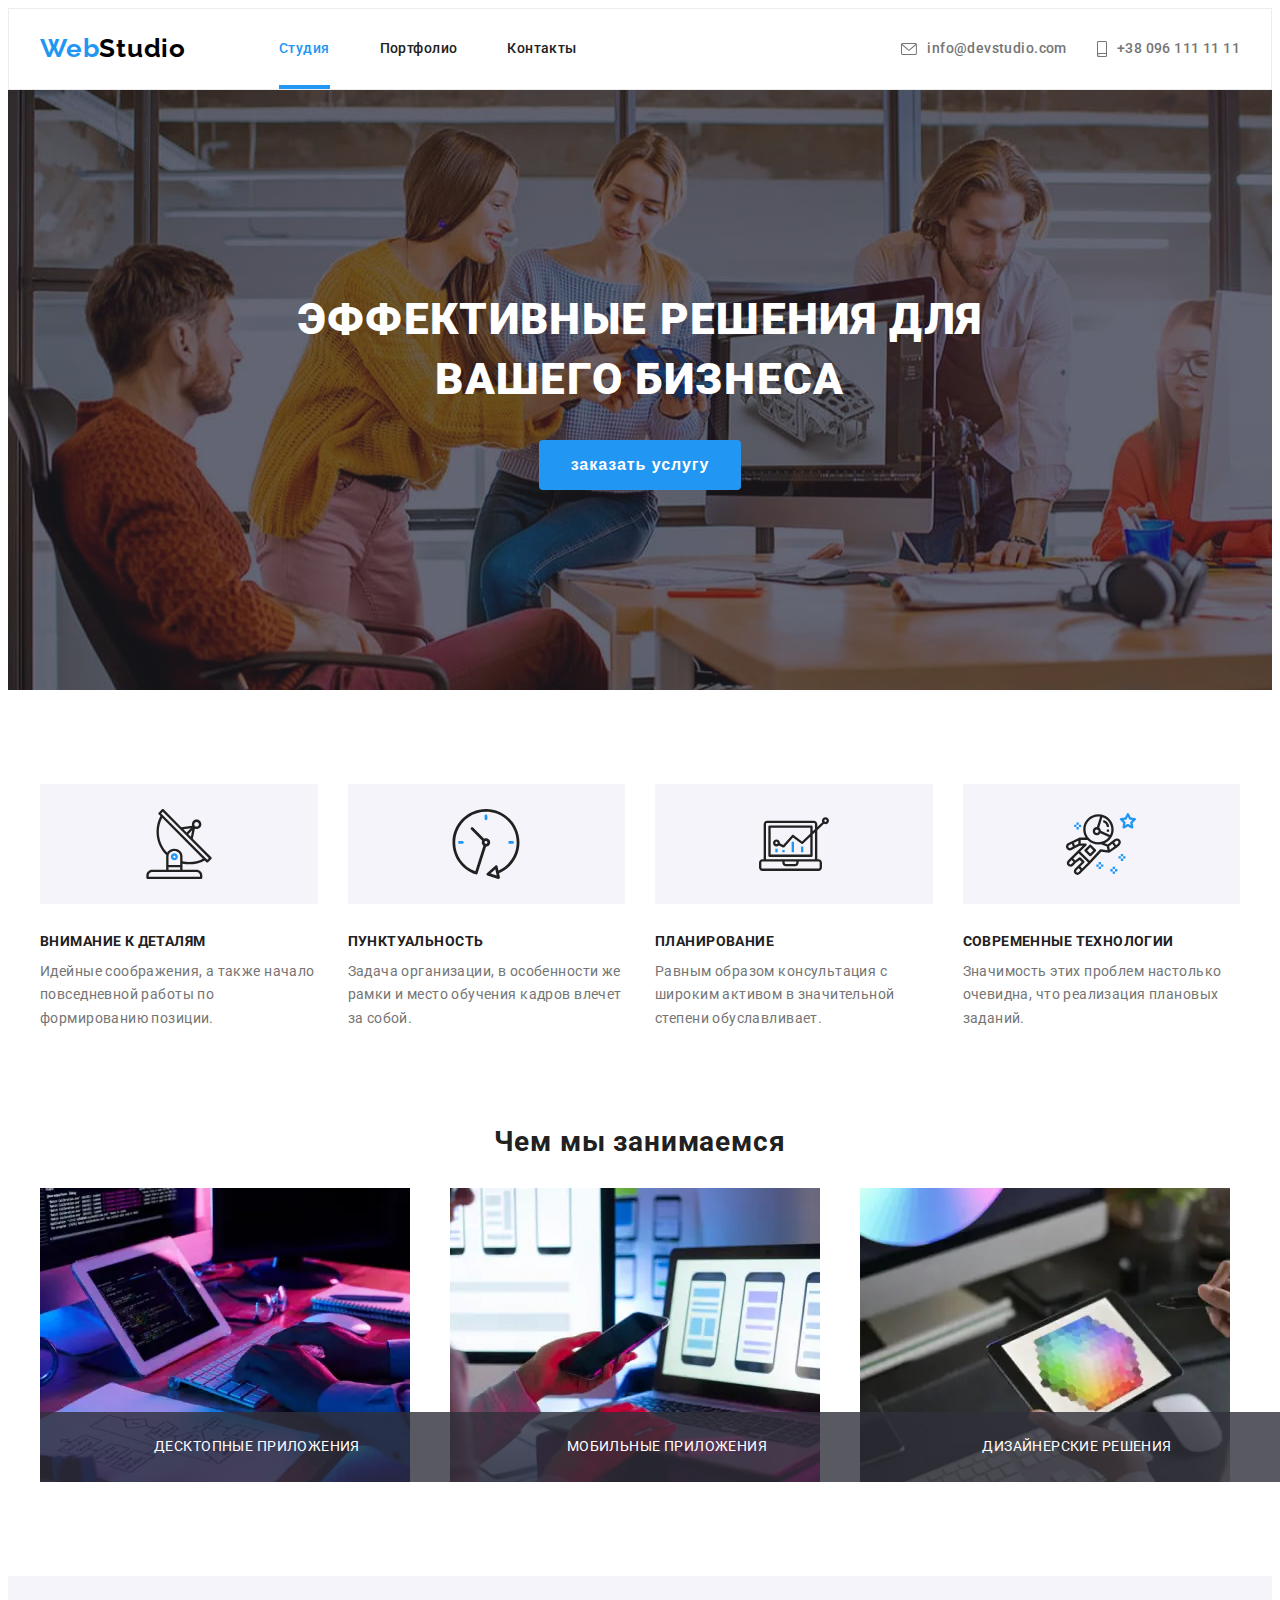
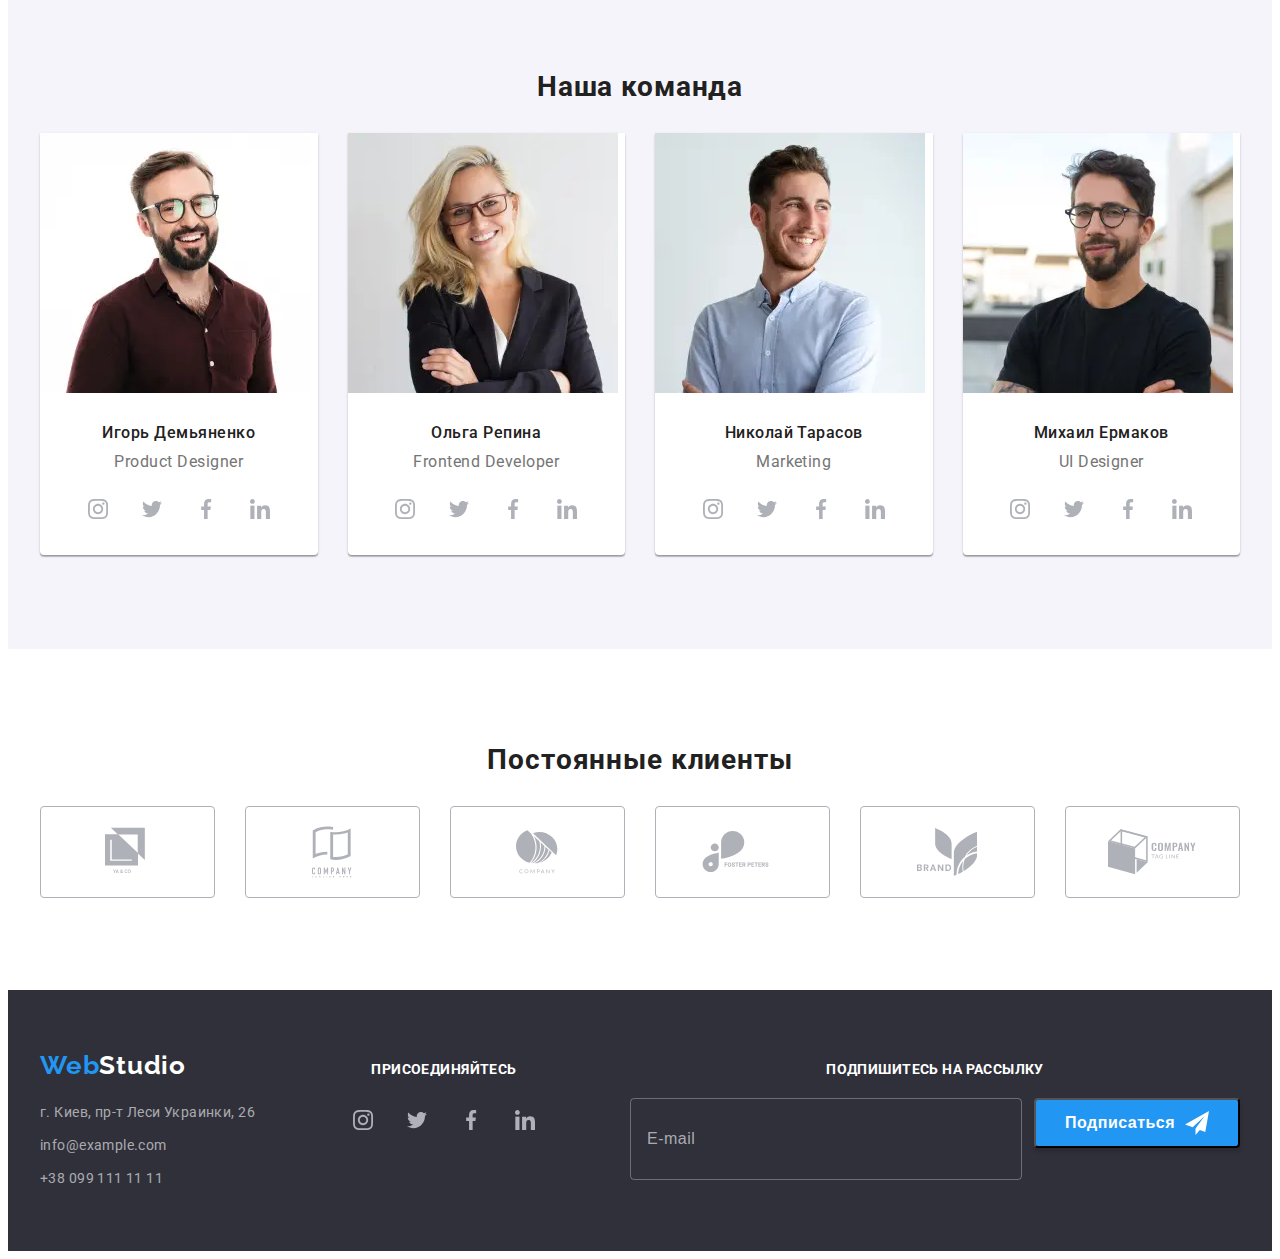
<file: index.html>
<!DOCTYPE html>
<html lang="ru">
  <head>
    <meta charset="UTF-8" />
    <meta name="viewport" content="width=device-width, initial-scale=1.0" />
    <title lang="en">WebStudio</title>
    <link rel="preconnect" href="https://fonts.gstatic.com" />
    <link
      href="https://fonts.googleapis.com/css2?family=Raleway:wght@700&family=Roboto:wght@400;500;700;900&display=swap"
      rel="stylesheet"
    />
    <link
      rel="stylesheet"
      href="https://cdnjs.cloudflare.com/ajax/libs/modern-normalize/1.0.0/modern-normalize.css"
      integrity="sha512-Zx6MlUMKSVJoQ+83OwhdILe8cSEsCzfqThJd7J/VA2UrK6Ctj85p+xzqfyuNXE5B1k25uUdmJ2OzItbBy9GHAQ=="
      crossorigin="anonymous"
    />
    <link rel="stylesheet" href="css/main.min.css" />
  </head>
  <body>
    <header class="header">
      <div class="container">
        <nav class="navigation">
          <a class="logo link" href="./index.html" lang="en"
            ><span class="logo__web">Web</span>Studio</a
          >

          <ul class="navigation__list list">
            <li class="navigation__item">
              <a
                class="navigation__link navigation__link--active link"
                href="./index.html"
                >Студия</a
              >
            </li>
            <li class="navigation__item">
              <a class="navigation__link link" href="./portfolio.html"
                >Портфолио</a
              >
            </li>
            <li class="navigation__item">
              <a class="navigation__link link" href="">Контакты</a>
            </li>
          </ul>
        </nav>
        <button
          class="burger__button"
          type="button"
          aria-expanded="false"
          data-menu-button
        >
          <svg
            class="burger__icon-menu"
            width="40"
            height="40"
            aria-label="Переключатель мобильного меню"
          >
            <use
              href="./images/backgroundicon/symbol-defs.svg#icon-menu-nav"
            ></use>
          </svg>
        </button>
        <ul class="contact__list list">
          <li class="contact__item">
            <a class="contact__link link" href="mailto:info@devstudio.com"
              ><svg class="contact__icon" width="16px" height="12px">
                <use
                  href="./images/backgroundicon/symbol-defs.svg#icon-envelope"
                ></use>
              </svg>
              info@devstudio.com</a
            >
          </li>
          <li class="contact__item">
            <a class="contact__link link" href="tel:+380961111111"
              ><svg class="contact__icon" width="10px" height="16px">
                <use
                  href="./images/backgroundicon/symbol-defs.svg#icon-smartphone"
                ></use>
              </svg>
              +38 096 111 11 11</a
            >
          </li>
        </ul>
      </div>
      <div class="mobile-menu" data-menu>
        <button type="button" class="mobile-menu_close-button" data-menu-close>
          <svg class="mobile-menu__close-icon" width="40" height="40">
            <use
              href="./images/backgroundicon/symbol-defs.svg#icon-close-nav"
            ></use>
          </svg>
        </button>
        <ul class="mobile-menu__list list">
          <li class="mobile-menu__item">
            <a class="mobile-menu__link link" href="./index.html">Студия</a>
          </li>
          <li class="mobile-menu__item">
            <a class="mobile-menu__link link" href="./portfolio.html"
              >Портфолио</a
            >
          </li>
          <li class="mobile-menu__item">
            <a class="mobile-menu__link link" href="">Контакты</a>
          </li>
        </ul>

        <div>
          <a class="mobile-menu__tel link" href="tel:+380961111111">
            +38 096 111 11 11</a
          >

          <a class="mobile-menu__email link" href="mailto:info@devstudio.com">
            info@devstudio.com</a
          >

          <ul class="mobile-socials__list list">
            <li class="mobile-socials__item">
              <a class="mobile-socials__link link" href="">Instagram</a>
            </li>
            <li class="mobile-socials__item">
              <a class="mobile-socials__link link" href="">Twitter</a>
            </li>
            <li class="mobile-socials__item">
              <a class="mobile-socials__link link" href="">Facebook</a>
            </li>
            <li class="mobile-socials__item">
              <a class="mobile-socials__link link" href="">LinkedIn</a>
            </li>
          </ul>
        </div>
      </div>
    </header>
    <main>
      <!-- hero -->
      <section class="hero">
        <div class="container hero__container">
          <h1 class="hero__title">Эффективные решения для вашего бизнеса</h1>
          <button class="hero__button" type="button" data-modal-open>
            заказать услугу
          </button>
        </div>
        <div class="backdrop is-hidden" data-modal>
          <div class="modal">
            <button type="button" class="modal__close-button" data-modal-close>
              <svg class="modal__close-icon">
                <use
                  href="./images/backgroundicon/symbol-defs.svg#icon-close"
                ></use>
              </svg>
            </button>
            <b class="modal__title">Оставьте свои данные, мы вам перезвоним</b>
            <form class="form" autocomplete="off">
              <label class="form__label"
                >Имя
                <span class="form__input-wrapper">
                  <input class="form__input" type="text" name="name" />
                  <svg class="form__icon">
                    <use
                      href="./images/backgroundicon/symbol-defs.svg#icon-person-black"
                    ></use>
                  </svg>
                </span>
              </label>

              <label class="form__label"
                >Телефон
                <span class="form__input-wrapper">
                  <input class="form__input" type="tel" name="phone" />
                  <svg class="form__icon">
                    <use
                      href="./images/backgroundicon/symbol-defs.svg#icon-phone-black"
                    ></use>
                  </svg>
                </span>
              </label>

              <label class="form__label"
                >Почта
                <span class="form__input-wrapper">
                  <input
                    class="form__input"
                    type="email"
                    name="mail"
                    autocomplete="on"
                  />
                  <svg class="form__icon">
                    <use
                      href="./images/backgroundicon/symbol-defs.svg#icon-email-black"
                    ></use>
                  </svg>
                </span>
              </label>

              <label class="form__label" for="comment">Комментарий</label>
              <textarea
                class="form__comment"
                name="comment"
                id="comment"
                placeholder="Введите текст"
              ></textarea>

              <input
                class="form__input-policy visually-hidden"
                type="checkbox"
                name="policy"
                id="policy"
              />
              <label class="form__label-policy" for="policy"
                >Соглашаюсь с рассылкой и принимаю&nbsp;
                <a class="form__link-policy" href="">Условия договора</a></label
              >
              <button class="form__button" type="submit">Отправить</button>
            </form>
          </div>
        </div>
      </section>

      <!-- advantages -->
      <section class="section">
        <div class="container">
          <h2 class="visually-hidden">Преимущества</h2>
          <ul class="advantages__list list">
            <li class="advantages__item">
              <div class="advantages__icon">
                <svg width="70px" height="70px">
                  <use
                    href="./images/backgroundicon/symbol-defs.svg#icon-antenna-1"
                  ></use>
                </svg>
              </div>
              <h3 class="advantages__title">Внимание к деталям</h3>
              <p class="advantages__text">
                Идейные соображения, а также начало повседневной работы по
                формированию позиции.
              </p>
            </li>
            <li class="advantages__item">
              <div class="advantages__icon">
                <svg width="70px" height="70px">
                  <use
                    href="./images/backgroundicon/symbol-defs.svg#icon-clock-1"
                  ></use>
                </svg>
              </div>
              <h3 class="advantages__title">Пунктуальность</h3>
              <p class="advantages__text">
                Задача организации, в особенности же рамки и место обучения
                кадров влечет за собой.
              </p>
            </li>
            <li class="advantages__item">
              <div class="advantages__icon">
                <svg width="70px" height="70px">
                  <use
                    href="./images/backgroundicon/symbol-defs.svg#icon-diagram-1"
                  ></use>
                </svg>
              </div>
              <h3 class="advantages__title">Планирование</h3>
              <p class="advantages__text">
                Равным образом консультация с широким активом в значительной
                степени обуславливает.
              </p>
            </li>
            <li class="advantages__item">
              <div class="advantages__icon">
                <svg width="70px" height="70px">
                  <use
                    href="./images/backgroundicon/symbol-defs.svg#icon-astronaut-1"
                  ></use>
                </svg>
              </div>
              <h3 class="advantages__title">Современные технологии</h3>
              <p class="advantages__text">
                Значимость этих проблем настолько очевидна, что реализация
                плановых заданий.
              </p>
            </li>
          </ul>
        </div>
      </section>

      <!-- what are we doing -->
      <section class="about">
        <div class="container">
          <h2 class="section__title">Чем мы занимаемся</h2>
          <ul class="about__list list">
            <li class="about__item">
              <picture>
                <source
                  srcset="
                    ./images/wawd/img-1-desktop.webp    1x,
                    ./images/wawd/img-1-desktop@2x.webp 2x
                  "
                  media="(min-width: 1200px)"
                  type="image/webp"
                />
                <source
                  srcset="
                    ./images/wawd/img-1-desktop.jpg    1x,
                    ./images/wawd/img-1-desktop@2x.jpg 2x
                  "
                  media="(min-width: 1200px)"
                />

                <img
                  src="./images/wawd/img-1-desktop.jpg "
                  alt="десктопные приложения"
                  height="294"
                />
              </picture>
              <div class="about__box">
                <h3 class="about__title">Десктопные приложения</h3>
              </div>
            </li>
            <li class="about__item">
              <picture>
                <source
                  srcset="
                    ./images/wawd/img-2-desktop.webp    1x,
                    ./images/wawd/img-2-desktop@2x.webp 2x
                  "
                  media="(min-width: 1200px)"
                  type="image/webp"
                />
                <source
                  srcset="
                    ./images/wawd/img-2-desktop.jpg    1x,
                    ./images/wawd/img-2-desktop@2x.jpg 2x
                  "
                  media="(min-width: 1200px)"
                />

                <img
                  src="./images/wawd/img-2-desktop.jpg "
                  alt="мобильные приложения"
                  height="294"
                />
              </picture>

              <div class="about__box">
                <h3 class="about__title">Мобильные приложения</h3>
              </div>
            </li>
            <li class="about__item">
              <picture>
                <source
                  srcset="
                    ./images/wawd/img-3-desktop.webp    1x,
                    ./images/wawd/img-3-desktop@2x.webp 2x
                  "
                  media="(min-width: 1200px)"
                  type="image/webp"
                />
                <source
                  srcset="
                    ./images/wawd/img-3-desktop.jpg    1x,
                    ./images/wawd/img-3-desktop@2x.jpg 2x
                  "
                  media="(min-width: 1200px)"
                />

                <img
                  src="./images/wawd/img-3-desktop.jpg "
                  alt="дизайнерские решения"
                  height="294"
                />
              </picture>

              <div class="about__box">
                <h3 class="about__title">Дизайнерские решения</h3>
              </div>
            </li>
          </ul>
        </div>
      </section>

      <!-- our team -->
      <section class="section section__team">
        <div class="container">
          <h2 class="section__title">Наша команда</h2>
          <ul class="team__list list">
            <li class="team__item">
              <picture>
                <source
                  srcset="
                    ./images/team/img-1-desktop.webp    1x,
                    ./images/team/img-1-desktop@2x.webp 2x
                  "
                  media="(min-width: 1200px)"
                  type="image/webp"
                />
                <source
                  srcset="
                    ./images/team/img-1-desktop.jpg    1x,
                    ./images/team/img-1-desktop@2x.jpg 2x
                  "
                  media="(min-width: 1200px)"
                />
                <source
                  srcset="
                    ./images/team/img-1-tablet.webp    1x,
                    ./images/team/img-1-tablet@2x.webp 2x
                  "
                  media="(min-width: 768px)"
                  type="image/webp"
                />
                <source
                  srcset="
                    ./images/team/img-1-tablet.jpg    1x,
                    ./images/team/img-1-tablet@2x.jpg 2x
                  "
                  media="(min-width: 768px)"
                />
                <source
                  srcset="
                    ./images/team/img-1-mobile.webp    1x,
                    ./images/team/img-1-mobile@2x.webp 2x
                  "
                  media="(max-width: 767px)"
                  type="image/webp"
                />
                <source
                  srcset="
                    ./images/team/img-1-mobile.jpg    1x,
                    ./images/team/img-1-mobile@2x.jpg 2x
                  "
                  media="(max-width: 767px)"
                />
                <img
                  class="team__img"
                  src="./images/team/img-1-tablet.jpg"
                  alt="фотография Игоря"
                />
              </picture>

              <div class="team__content-wrapper">
                <h3 class="team__title">Игорь Демьяненко</h3>
                <p class="team__text" lang="en">Product Designer</p>
                <ul class="social__list list">
                  <li class="social__item">
                    <a class="social__link link" href="">
                      <svg class="social__icon">
                        <use
                          href="./images/backgroundicon/symbol-defs.svg#icon-instagram"
                        ></use></svg
                    ></a>
                  </li>
                  <li class="social__item">
                    <a class="social__link link" href="">
                      <svg class="social__icon">
                        <use
                          href="./images/backgroundicon/symbol-defs.svg#icon-twitter"
                        ></use>
                      </svg>
                    </a>
                  </li>
                  <li class="social__item">
                    <a class="social__link link" href="">
                      <svg class="social__icon">
                        <use
                          href="./images/backgroundicon/symbol-defs.svg#icon-facebook"
                        ></use>
                      </svg>
                    </a>
                  </li>
                  <li class="social__item">
                    <a class="social__link link" href="">
                      <svg class="social__icon">
                        <use
                          href="./images/backgroundicon/symbol-defs.svg#icon-linkedin"
                        ></use>
                      </svg>
                    </a>
                  </li>
                </ul>
              </div>
            </li>
            <li class="team__item">
              <picture>
                <source
                  srcset="
                    ./images/team/img-2-desktop.webp    1x,
                    ./images/team/img-2-desktop@2x.webp 2x
                  "
                  media="(min-width: 1200px)"
                  type="image/webp"
                />
                <source
                  srcset="
                    ./images/team/img-2-desktop.jpg    1x,
                    ./images/team/img-2-desktop@2x.jpg 2x
                  "
                  media="(min-width: 1200px)"
                />
                <source
                  srcset="
                    ./images/team/img-2-tablet.webp    1x,
                    ./images/team/img-2-tablet@2x.webp 2x
                  "
                  media="(min-width: 768px)"
                  type="image/webp"
                />
                <source
                  srcset="
                    ./images/team/img-2-tablet.jpg    1x,
                    ./images/team/img-2-tablet@2x.jpg 2x
                  "
                  media="(min-width: 768px)"
                />
                <source
                  srcset="
                    ./images/team/img-2-mobile.webp    1x,
                    ./images/team/img-2-mobile@2x.webp 2x
                  "
                  media="(max-width: 767px)"
                  type="image/webp"
                />
                <source
                  srcset="
                    ./images/team/img-2-mobile.jpg    1x,
                    ./images/team/img-2-mobile@2x.jpg 2x
                  "
                  media="(max-width: 767px)"
                />
                <img
                  class="team__img"
                  src="./images/team/img-1-tablet.jpg"
                  alt="фотография Ольги"
                />
              </picture>
              <div class="team__content-wrapper">
                <h3 class="team__title">Ольга Репина</h3>
                <p class="team__text" lang="en">Frontend Developer</p>
                <ul class="social__list list">
                  <li class="social__item">
                    <a class="social__link link" href="">
                      <svg class="social__icon">
                        <use
                          href="./images/backgroundicon/symbol-defs.svg#icon-instagram"
                        ></use></svg
                    ></a>
                  </li>
                  <li class="social__item">
                    <a class="social__link link" href="">
                      <svg class="social__icon">
                        <use
                          href="./images/backgroundicon/symbol-defs.svg#icon-twitter"
                        ></use>
                      </svg>
                    </a>
                  </li>
                  <li class="social__item">
                    <a class="social__link link" href="">
                      <svg class="social__icon">
                        <use
                          href="./images/backgroundicon/symbol-defs.svg#icon-facebook"
                        ></use>
                      </svg>
                    </a>
                  </li>
                  <li class="social__item">
                    <a class="social__link link" href="">
                      <svg class="social__icon">
                        <use
                          href="./images/backgroundicon/symbol-defs.svg#icon-linkedin"
                        ></use>
                      </svg>
                    </a>
                  </li>
                </ul>
              </div>
            </li>
            <li class="team__item">
              <picture>
                <source
                  srcset="
                    ./images/team/img-3-desktop.webp    1x,
                    ./images/team/img-3-desktop@2x.webp 2x
                  "
                  media="(min-width: 1200px)"
                  type="image/webp"
                />
                <source
                  srcset="
                    ./images/team/img-3-desktop.jpg    1x,
                    ./images/team/img-3-desktop@2x.jpg 2x
                  "
                  media="(min-width: 1200px)"
                />
                <source
                  srcset="
                    ./images/team/img-3-tablet.webp    1x,
                    ./images/team/img-3-tablet@2x.webp 2x
                  "
                  media="(min-width: 768px)"
                  type="image/webp"
                />
                <source
                  srcset="
                    ./images/team/img-3-tablet.jpg    1x,
                    ./images/team/img-3-tablet@2x.jpg 2x
                  "
                  media="(min-width: 768px)"
                />
                <source
                  srcset="
                    ./images/team/img-3-mobile.webp    1x,
                    ./images/team/img-3-mobile@2x.webp 2x
                  "
                  media="(max-width: 767px)"
                  type="image/webp"
                />
                <source
                  srcset="
                    ./images/team/img-3-mobile.jpg    1x,
                    ./images/team/img-3-mobile@2x.jpg 2x
                  "
                  media="(max-width: 767px)"
                />
                <img
                  class="team__img"
                  src="./images/team/img-3-tablet.jpg"
                  alt="фотография Николая"
                />
              </picture>
              <div class="team__content-wrapper">
                <h3 class="team__title">Николай Тарасов</h3>
                <p class="team__text" lang="en">Marketing</p>
                <ul class="social__list list">
                  <li class="social__item">
                    <a class="social__link link" href="">
                      <svg class="social__icon">
                        <use
                          href="./images/backgroundicon/symbol-defs.svg#icon-instagram"
                        ></use></svg
                    ></a>
                  </li>
                  <li class="social__item">
                    <a class="social__link link" href="">
                      <svg class="social__icon">
                        <use
                          href="./images/backgroundicon/symbol-defs.svg#icon-twitter"
                        ></use>
                      </svg>
                    </a>
                  </li>
                  <li class="social__item">
                    <a class="social__link link" href="">
                      <svg class="social__icon">
                        <use
                          href="./images/backgroundicon/symbol-defs.svg#icon-facebook"
                        ></use>
                      </svg>
                    </a>
                  </li>
                  <li class="social__item">
                    <a class="social__link link" href="">
                      <svg class="social__icon">
                        <use
                          href="./images/backgroundicon/symbol-defs.svg#icon-linkedin"
                        ></use>
                      </svg>
                    </a>
                  </li>
                </ul>
              </div>
            </li>
            <li class="team__item">
              <picture>
                <source
                  srcset="
                    ./images/team/img-4-desktop.webp    1x,
                    ./images/team/img-4-desktop@2x.webp 2x
                  "
                  media="(min-width: 1200px)"
                  type="image/webp"
                />
                <source
                  srcset="
                    ./images/team/img-4-desktop.jpg    1x,
                    ./images/team/img-4-desktop@2x.jpg 2x
                  "
                  media="(min-width: 1200px)"
                />
                <source
                  srcset="
                    ./images/team/img-4-tablet.webp    1x,
                    ./images/team/img-4-tablet@2x.webp 2x
                  "
                  media="(min-width: 768px)"
                  type="image/webp"
                />
                <source
                  srcset="
                    ./images/team/img-4-tablet.jpg    1x,
                    ./images/team/img-4-tablet@2x.jpg 2x
                  "
                  media="(min-width: 768px)"
                />
                <source
                  srcset="
                    ./images/team/img-4-mobile.webp    1x,
                    ./images/team/img-4-mobile@2x.webp 2x
                  "
                  media="(max-width: 767px)"
                  type="image/webp"
                />
                <source
                  srcset="
                    ./images/team/img-4-mobile.jpg    1x,
                    ./images/team/img-4-mobile@2x.jpg 2x
                  "
                  media="(max-width: 767px)"
                />
                <img
                  class="team__img"
                  src="./images/team/img-4-tablet.jpg"
                  alt="фотография Михаила"
                />
              </picture>
              <div class="team__content-wrapper">
                <h3 class="team__title">Михаил Ермаков</h3>
                <p class="team__text" lang="en">UI Designer</p>
                <ul class="social__list list">
                  <li class="social__item">
                    <a class="social__link link" href="">
                      <svg class="social__icon">
                        <use
                          href="./images/backgroundicon/symbol-defs.svg#icon-instagram"
                        ></use></svg
                    ></a>
                  </li>
                  <li class="social__item">
                    <a class="social__link link" href="">
                      <svg class="social__icon">
                        <use
                          href="./images/backgroundicon/symbol-defs.svg#icon-twitter"
                        ></use>
                      </svg>
                    </a>
                  </li>
                  <li class="social__item">
                    <a class="social__link link" href="">
                      <svg class="social__icon">
                        <use
                          href="./images/backgroundicon/symbol-defs.svg#icon-facebook"
                        ></use>
                      </svg>
                    </a>
                  </li>
                  <li class="social__item">
                    <a class="social__link link" href="">
                      <svg class="social__icon">
                        <use
                          href="./images/backgroundicon/symbol-defs.svg#icon-linkedin"
                        ></use>
                      </svg>
                    </a>
                  </li>
                </ul>
              </div>
            </li>
          </ul>
        </div>
      </section>

      <!-- our clients -->
      <section class="section">
        <div class="container">
          <h2 class="section__title">Постоянные клиенты</h2>
          <ul class="clients__list list">
            <li class="clients__item">
              <a class="clients__link link" href="">
                <svg class="clients__icon" width="44px" height="50px">
                  <use
                    href="./images/backgroundicon/symbol-defs.svg#icon-logo-1"
                  ></use>
                </svg>
              </a>
            </li>
            <li class="clients__item">
              <a class="clients__link link" href="">
                <svg class="clients__icon" width="40px" height="52px">
                  <use
                    href="./images/backgroundicon/symbol-defs.svg#icon-logo-2"
                  ></use>
                </svg>
              </a>
            </li>
            <li class="clients__item">
              <a class="clients__link link" href="">
                <svg class="clients__icon" width="42px" height="44px">
                  <use
                    href="./images/backgroundicon/symbol-defs.svg#icon-logo-3"
                  ></use>
                </svg>
              </a>
            </li>
            <li class="clients__item">
              <a class="clients__link link" href="">
                <svg class="clients__icon" width="80px" height="42px">
                  <use
                    href="./images/backgroundicon/symbol-defs.svg#icon-logo-4"
                  ></use>
                </svg>
              </a>
            </li>
            <li class="clients__item">
              <a class="clients__link link" href="">
                <svg class="clients__icon" width="60px" height="48px">
                  <use
                    href="./images/backgroundicon/symbol-defs.svg#icon-logo-5"
                  ></use>
                </svg>
              </a>
            </li>
            <li class="clients__item">
              <a class="clients__link link" href="">
                <svg class="clients__icon" width="88px" height="46px">
                  <use
                    href="./images/backgroundicon/symbol-defs.svg#icon-logo-6"
                  ></use>
                </svg>
              </a>
            </li>
          </ul>
        </div>
      </section>
    </main>

    <footer class="footer">
      <div class="footer__container container">
        <div class="footer__wrapper">
          <div class="footer__box">
            <a class="logo logo--white link" href="./index.html" lang="en"
              ><span class="logo__web">Web</span>Studio</a
            >
            <address class="address">
              <ul class="list">
                <li class="address__item">
                  <a
                    class="address__link link"
                    href="https://goo.gl/maps/spSaZFSzRsFakHUJA"
                    target="_blank"
                    rel="noopener noreferrer"
                    >г. Киев, пр-т Леси Украинки, 26</a
                  >
                </li>
                <li class="address__item">
                  <a class="address__link link" href="mailto:info@example.com"
                    >info@example.com</a
                  >
                </li>
                <li class="address__item">
                  <a class="address__link link" href="tel:+380991111111"
                    >+38 099 111 11 11</a
                  >
                </li>
              </ul>
            </address>
          </div>
          <div>
            <b class="footer__title-join">присоединяйтесь</b>
            <ul class="social__list list">
              <li class="social__item">
                <a class="social__link link" href="">
                  <svg class="social__icon">
                    <use
                      href="./images/backgroundicon/symbol-defs.svg#icon-instagram"
                    ></use></svg
                ></a>
              </li>
              <li class="social__item">
                <a class="social__link link" href="">
                  <svg class="social__icon">
                    <use
                      href="./images/backgroundicon/symbol-defs.svg#icon-twitter"
                    ></use>
                  </svg>
                </a>
              </li>
              <li class="social__item">
                <a class="social__link link" href="">
                  <svg class="social__icon">
                    <use
                      href="./images/backgroundicon/symbol-defs.svg#icon-facebook"
                    ></use>
                  </svg>
                </a>
              </li>
              <li class="social__item">
                <a class="social__link link" href="">
                  <svg class="social__icon">
                    <use
                      href="./images/backgroundicon/symbol-defs.svg#icon-linkedin"
                    ></use>
                  </svg>
                </a>
              </li>
            </ul>
          </div>
        </div>
        <div class="subscribe">
          <b class="subscribe__title">Подпишитесь на рассылку</b>
          <form class="subscribe__form" action="#" autocomplete="off">
            <label
              ><input
                class="subscribe__input"
                type="email"
                name="subscribe-email"
                placeholder="E-mail"
                autocomplete="off"
            /></label>

            <button class="subscribe__submit" type="submit">
              Подписаться
              <svg class="subscribe__icon">
                <use
                  href="./images/backgroundicon/symbol-defs.svg#icon-icon-send"
                ></use>
              </svg>
            </button>
          </form>
        </div>
      </div>
    </footer>
    <script src="./js/mobile-menu.js"></script>
    <script src="./js/modal.js"></script>
  </body>
</html>
</file>
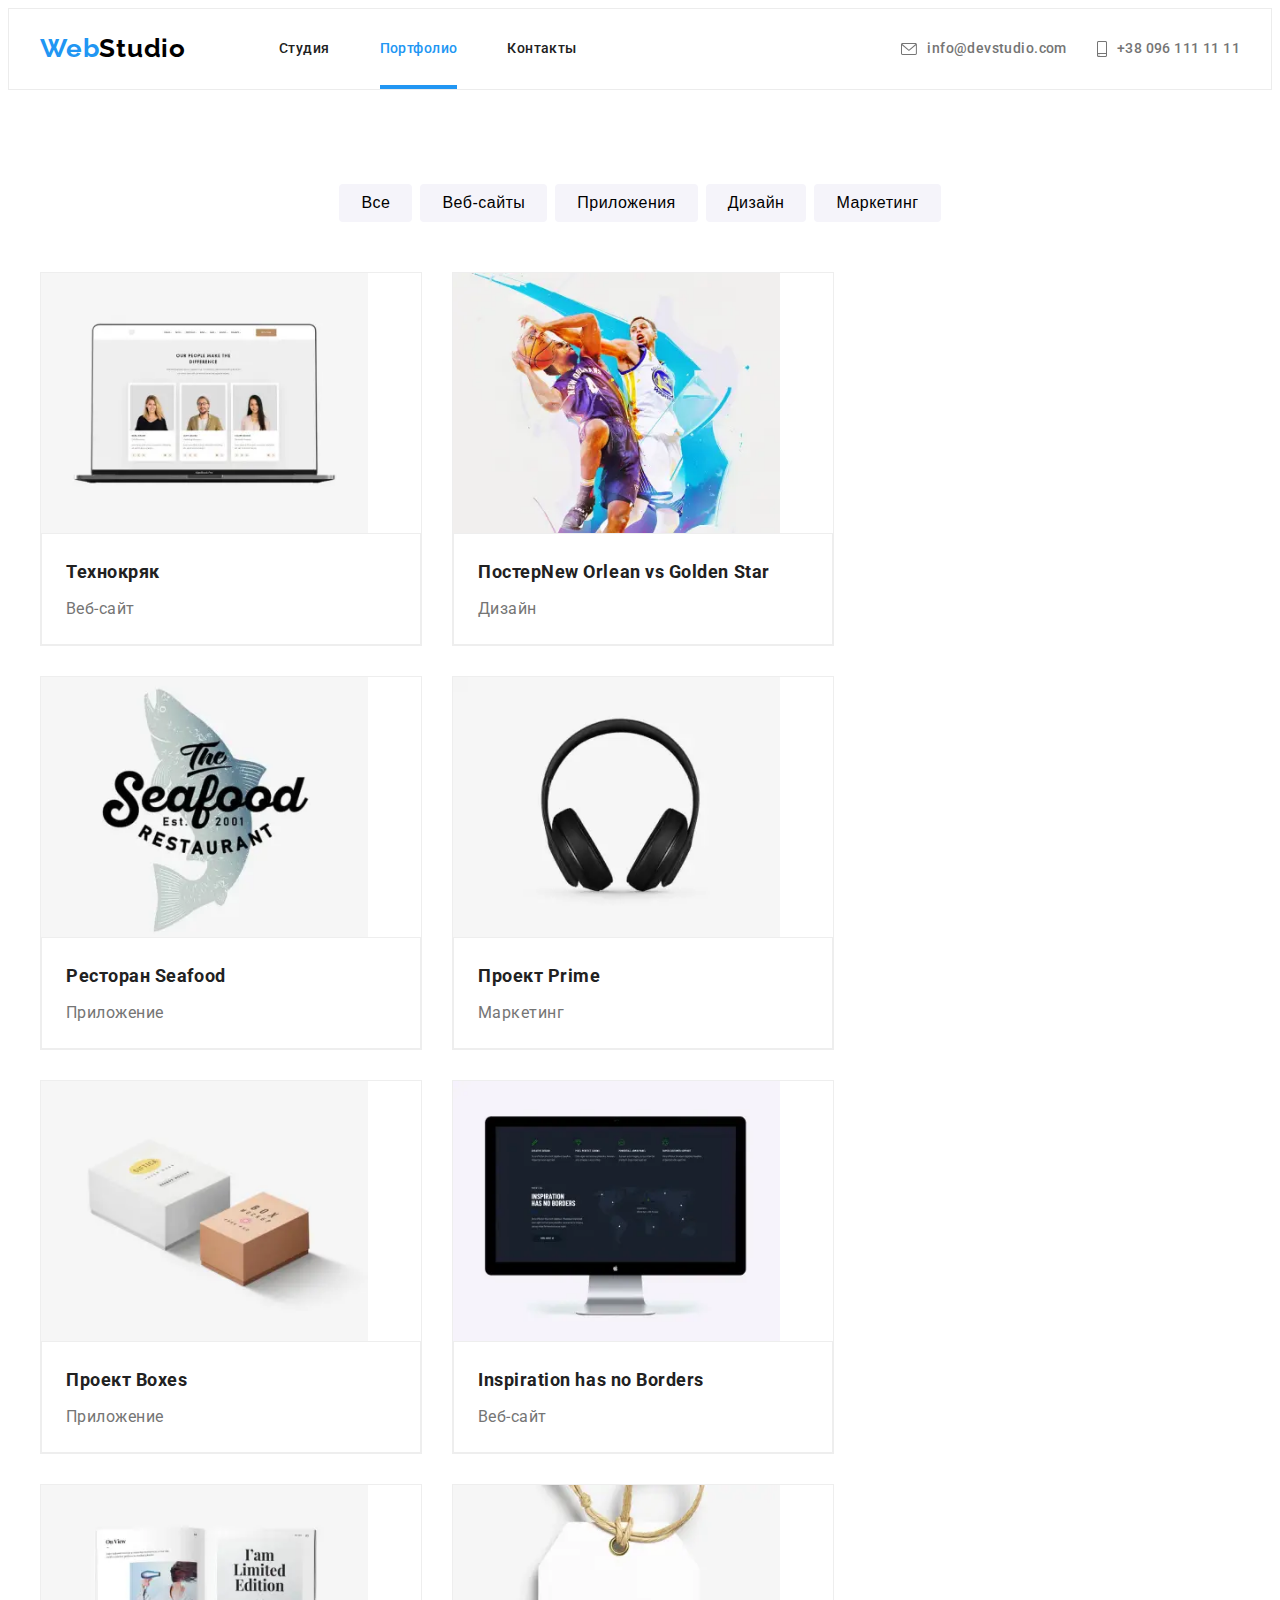
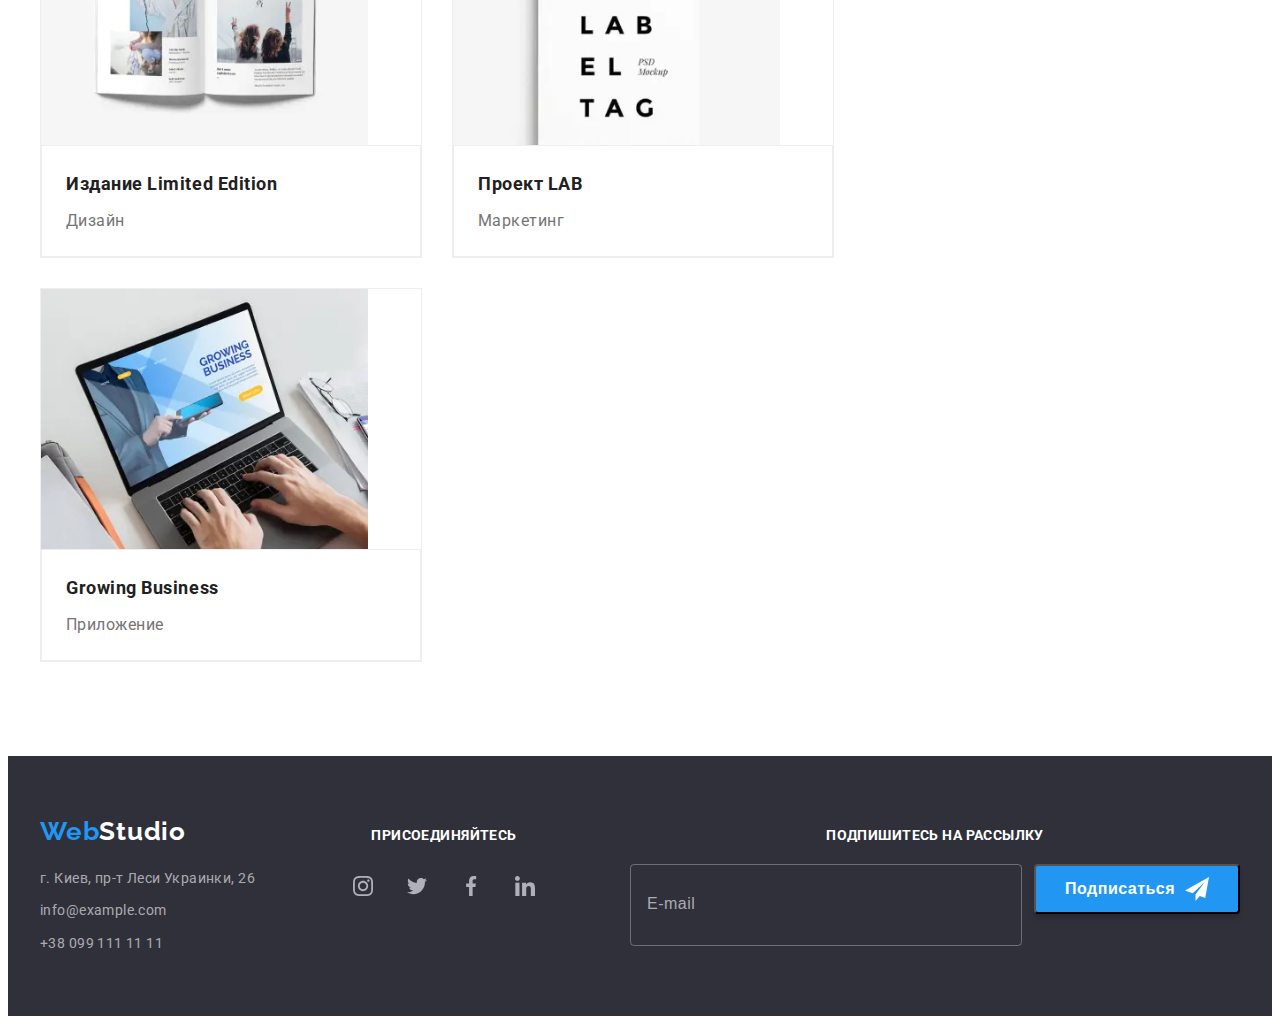
<file: portfolio.html>
<!DOCTYPE html>
<html lang="ru">
  <head>
    <meta charset="UTF-8" />
    <meta name="viewport" content="width=device-width, initial-scale=1.0" />
    <title>Студия</title>
    <link rel="preconnect" href="https://fonts.gstatic.com" />
    <link
      href="https://fonts.googleapis.com/css2?family=Raleway:wght@700&family=Roboto:wght@400;500;700;900&display=swap"
      rel="stylesheet"
    />
    <link
      rel="stylesheet"
      href="https://cdnjs.cloudflare.com/ajax/libs/modern-normalize/1.0.0/modern-normalize.css"
      integrity="sha512-Zx6MlUMKSVJoQ+83OwhdILe8cSEsCzfqThJd7J/VA2UrK6Ctj85p+xzqfyuNXE5B1k25uUdmJ2OzItbBy9GHAQ=="
      crossorigin="anonymous"
    />
    <link rel="stylesheet" href="css/main.min.css" />
  </head>
  <body>
    <header class="header">
      <div class="container">
        <nav class="navigation">
          <a class="logo link" href="./index.html" lang="en"
            ><span class="logo__web">Web</span>Studio</a
          >

          <ul class="navigation__list list">
            <li class="navigation__item">
              <a class="navigation__link link" href="./index.html">Студия</a>
            </li>
            <li class="navigation__item">
              <a
                class="navigation__link navigation__link--active link"
                href="./portfolio.html"
                >Портфолио</a
              >
            </li>
            <li class="navigation__item">
              <a class="navigation__link link" href="">Контакты</a>
            </li>
          </ul>
        </nav>
        <button
          class="burger__button"
          type="button"
          aria-expanded="false"
          data-menu-button
        >
          <svg
            class="burger__icon-menu"
            width="40"
            height="40"
            aria-label="Переключатель мобильного меню"
          >
            <use
              href="./images/backgroundicon/symbol-defs.svg#icon-menu-nav"
            ></use>
          </svg>
        </button>
        <ul class="contact__list list">
          <li class="contact__item">
            <a class="contact__link link" href="mailto:info@devstudio.com"
              ><svg class="contact__icon" width="16px" height="12px">
                <use
                  href="./images/backgroundicon/symbol-defs.svg#icon-envelope"
                ></use>
              </svg>
              info@devstudio.com</a
            >
          </li>
          <li class="contact__item">
            <a class="contact__link link" href="tel:+380961111111"
              ><svg class="contact__icon" width="10px" height="16px">
                <use
                  href="./images/backgroundicon/symbol-defs.svg#icon-smartphone"
                ></use>
              </svg>
              +38 096 111 11 11</a
            >
          </li>
        </ul>
      </div>
      <div class="mobile-menu" data-menu>
        <button type="button" class="mobile-menu_close-button" data-menu-close>
          <svg class="mobile-menu__close-icon" width="40" height="40">
            <use
              href="./images/backgroundicon/symbol-defs.svg#icon-close-nav"
            ></use>
          </svg>
        </button>
        <ul class="mobile-menu__list list">
          <li class="mobile-menu__item">
            <a class="mobile-menu__link link" href="./index.html">Студия</a>
          </li>
          <li class="mobile-menu__item">
            <a class="mobile-menu__link link" href="./portfolio.html"
              >Портфолио</a
            >
          </li>
          <li class="mobile-menu__item">
            <a class="mobile-menu__link link" href="">Контакты</a>
          </li>
        </ul>
        <div>
          <a class="mobile-menu__tel link" href="tel:+380961111111">
            +38 096 111 11 11</a
          >

          <a class="mobile-menu__email link" href="mailto:info@devstudio.com">
            info@devstudio.com</a
          >

          <ul class="mobile-socials__list list">
            <li class="mobile-socials__item">
              <a class="mobile-socials__link link" href="">Instagram</a>
            </li>
            <li class="mobile-socials__item">
              <a class="mobile-socials__link link" href="">Twitter</a>
            </li>
            <li class="mobile-socials__item">
              <a class="mobile-socials__link link" href="">Facebook</a>
            </li>
            <li class="mobile-socials__item">
              <a class="mobile-socials__link link" href="">LinkedIn</a>
            </li>
          </ul>
        </div>
      </div>
    </header>
    <main>
      <section class="section">
        <div class="container">
          <h1 class="visually-hidden">Примеры работ</h1>
          <h2 class="visually-hidden">Вы можете выбрать категорию</h2>
          <!-- filters -->
          <ul class="filters list">
            <li class="filters__item">
              <button class="filters__button" type="button">Все</button>
            </li>
            <li class="filters__item">
              <button class="filters__button" type="button">Веб-сайты</button>
            </li>
            <li class="filters__item">
              <button class="filters__button" type="button">Приложения</button>
            </li>
            <li class="filters__item">
              <button class="filters__button" type="button">Дизайн</button>
            </li>
            <li class="filters__item">
              <button class="filters__button" type="button">Маркетинг</button>
            </li>
          </ul>

          <!-- examples of works -->
          <ul class="projects__list list">
            <li class="projects__item">
              <a class="projects__link link" href="">
                <div class="projects__img-wrapper">
                  <picture>
                    <source
                      srcset="
                        ./images/portfolio/desktop/img-1-desktop.webp    1x,
                        ./images/portfolio/desktop/img-1-desktop@2x.webp 2x
                      "
                      media="(min-width: 1200px)"
                      type="image/webp"
                    />
                    <source
                      srcset="
                        ./images/portfolio/desktop/img-1-desktop.jpg    1x,
                        ./images/portfolio/desktop/img-1-desktop@2x.jpg 2x
                      "
                      media="(min-width: 1200px)"
                    />
                    <source
                      srcset="
                        ./images/portfolio/tablet/img-1-tablet.webp    1x,
                        ./images/portfolio/tablet/img-1-tablet@2x.webp 2x
                      "
                      media="(min-width: 768px)"
                      type="image/webp"
                    />
                    <source
                      srcset="
                        ./images/portfolio/tablet/img-1-tablet.jpg    1x,
                        ./images/portfolio/tablet/img-1-tablet@2x.jpg 2x
                      "
                      media="(min-width: 768px)"
                    />
                    <source
                      srcset="
                        ./images/portfolio/mobile/img-1-mobile.webp    1x,
                        ./images/portfolio/mobile/img-1-mobile@2x.webp 2x
                      "
                      media="(max-width: 767px)"
                      type="image/webp"
                    />
                    <source
                      srcset="
                        ./images/portfolio/mobile/img-1-mobile.jpg    1x,
                        ./images/portfolio/mobile/img-1-mobile@2x.jpg 2x
                      "
                      media="(max-width: 767px)"
                    />
                    <img
                      class="team__img"
                      src="./images/portfolio/tablet/img-1-tablet.jpg"
                      alt="изображение сайта"
                    />
                  </picture>

                  <p class="projects__overlay">
                    Технокряк это современная площадка распространения
                    коронавируса. Компании используют эту платформу для
                    цифрового шпионажа и атак на защищённые сервера конкурентов.
                  </p>
                </div>
                <div class="projects__box">
                  <h3 class="projects__title">Технокряк</h3>
                  <p class="projects__type">Веб-сайт</p>
                </div>
              </a>
            </li>
            <li class="projects__item">
              <a class="projects__link link" href="">
                <div class="projects__img-wrapper">
                  <picture>
                    <source
                      srcset="
                        ./images/portfolio/desktop/img-2-desktop.webp    1x,
                        ./images/portfolio/desktop/img-2-desktop@2x.webp 2x
                      "
                      media="(min-width: 1200px)"
                      type="image/webp"
                    />
                    <source
                      srcset="
                        ./images/portfolio/desktop/img-2-desktop.jpg    1x,
                        ./images/portfolio/desktop/img-2-desktop@2x.jpg 2x
                      "
                      media="(min-width: 1200px)"
                    />
                    <source
                      srcset="
                        ./images/portfolio/tablet/img-2-tablet.webp    1x,
                        ./images/portfolio/tablet/img-2-tablet@2x.webp 2x
                      "
                      media="(min-width: 768px)"
                      type="image/webp"
                    />
                    <source
                      srcset="
                        ./images/portfolio/tablet/img-2-tablet.jpg    1x,
                        ./images/portfolio/tablet/img-2-tablet@2x.jpg 2x
                      "
                      media="(min-width: 768px)"
                    />
                    <source
                      srcset="
                        ./images/portfolio/mobile/img-2-mobile.webp    1x,
                        ./images/portfolio/mobile/img-2-mobile@2x.webp 2x
                      "
                      media="(max-width: 767px)"
                      type="image/webp"
                    />
                    <source
                      srcset="
                        ./images/portfolio/mobile/img-2-mobile.jpg    1x,
                        ./images/portfolio/mobile/img-2-mobile@2x.jpg 2x
                      "
                      media="(max-width: 767px)"
                    />
                    <img
                      class="team__img"
                      src="./images/portfolio/tablet/img-2-tablet.jpg"
                      alt="изображение игры в баскетбол"
                      height="294"
                    />
                  </picture>

                  <p class="projects__overlay">
                    Технокряк это современная площадка распространения
                    коронавируса. Компании используют эту платформу для
                    цифрового шпионажа и атак на защищённые сервера конкурентов.
                  </p>
                </div>

                <div class="projects__box">
                  <h3 class="projects__title">
                    Постер<span lang="en">New Orlean vs Golden Star</span>
                  </h3>
                  <p class="projects__type">Дизайн</p>
                </div></a
              >
            </li>
            <li class="projects__item">
              <a class="projects__link link" href="">
                <div class="projects__img-wrapper">
                  <picture>
                    <source
                      srcset="
                        ./images/portfolio/desktop/img-3-desktop.webp    1x,
                        ./images/portfolio/desktop/img-3-desktop@2x.webp 2x
                      "
                      media="(min-width: 1200px)"
                      type="image/webp"
                    />
                    <source
                      srcset="
                        ./images/portfolio/desktop/img-3-desktop.jpg    1x,
                        ./images/portfolio/desktop/img-3-desktop@2x.jpg 2x
                      "
                      media="(min-width: 1200px)"
                    />
                    <source
                      srcset="
                        ./images/portfolio/tablet/img-3-tablet.webp    1x,
                        ./images/portfolio/tablet/img-3-tablet@2x.webp 2x
                      "
                      media="(min-width: 768px)"
                      type="image/webp"
                    />
                    <source
                      srcset="
                        ./images/portfolio/tablet/img-3-tablet.jpg    1x,
                        ./images/portfolio/tablet/img-3-tablet@2x.jpg 2x
                      "
                      media="(min-width: 768px)"
                    />
                    <source
                      srcset="
                        ./images/portfolio/mobile/img-3-mobile.webp    1x,
                        ./images/portfolio/mobile/img-3-mobile@2x.webp 2x
                      "
                      media="(max-width: 767px)"
                      type="image/webp"
                    />
                    <source
                      srcset="
                        ./images/portfolio/mobile/img-3-mobile.jpg    1x,
                        ./images/portfolio/mobile/img-3-mobile@2x.jpg 2x
                      "
                      media="(max-width: 767px)"
                    />
                    <img
                      class="team__img"
                      src="./images/portfolio/tablet/img-3-tablet.jpg"
                      alt="логотип ресторана"
                      height="294"
                    />
                  </picture>
                  <p class="projects__overlay">
                    Технокряк это современная площадка распространения
                    коронавируса. Компании используют эту платформу для
                    цифрового шпионажа и атак на защищённые сервера конкурентов.
                  </p>
                </div>

                <div class="projects__box">
                  <h3 class="projects__title">
                    Ресторан <span lang="en">Seafood</span>
                  </h3>
                  <p class="projects__type">Приложение</p>
                </div></a
              >
            </li>
            <li class="projects__item">
              <a class="projects__link link" href="">
                <div class="projects__img-wrapper">
                  <picture>
                    <source
                      srcset="
                        ./images/portfolio/desktop/img-4-desktop.webp    1x,
                        ./images/portfolio/desktop/img-4-desktop@2x.webp 2x
                      "
                      media="(min-width: 1200px)"
                      type="image/webp"
                    />
                    <source
                      srcset="
                        ./images/portfolio/desktop/img-4-desktop.jpg    1x,
                        ./images/portfolio/desktop/img-4-desktop@2x.jpg 2x
                      "
                      media="(min-width: 1200px)"
                    />
                    <source
                      srcset="
                        ./images/portfolio/tablet/img-4-tablet.webp    1x,
                        ./images/portfolio/tablet/img-4-tablet@2x.webp 2x
                      "
                      media="(min-width: 768px)"
                      type="image/webp"
                    />
                    <source
                      srcset="
                        ./images/portfolio/tablet/img-4-tablet.jpg    1x,
                        ./images/portfolio/tablet/img-4-tablet@2x.jpg 2x
                      "
                      media="(min-width: 768px)"
                    />
                    <source
                      srcset="
                        ./images/portfolio/mobile/img-4-mobile.webp    1x,
                        ./images/portfolio/mobile/img-4-mobile@2x.webp 2x
                      "
                      media="(max-width: 767px)"
                      type="image/webp"
                    />
                    <source
                      srcset="
                        ./images/portfolio/mobile/img-4-mobile.jpg    1x,
                        ./images/portfolio/mobile/img-4-mobile@2x.jpg 2x
                      "
                      media="(max-width: 767px)"
                    />
                    <img
                      class="team__img"
                      src="./images/portfolio/tablet/img-4-tablet.jpg"
                      alt="наушники"
                      height="294"
                    />
                  </picture>
                  <p class="projects__overlay">
                    Технокряк это современная площадка распространения
                    коронавируса. Компании используют эту платформу для
                    цифрового шпионажа и атак на защищённые сервера конкурентов.
                  </p>
                </div>

                <div class="projects__box">
                  <h3 class="projects__title">
                    Проект <span lang="en">Prime</span>
                  </h3>
                  <p class="projects__type">Маркетинг</p>
                </div></a
              >
            </li>
            <li class="projects__item">
              <a class="projects__link link" href="">
                <div class="projects__img-wrapper">
                  <picture>
                    <source
                      srcset="
                        ./images/portfolio/desktop/img-5-desktop.webp    1x,
                        ./images/portfolio/desktop/img-5-desktop@2x.webp 2x
                      "
                      media="(min-width: 1200px)"
                      type="image/webp"
                    />
                    <source
                      srcset="
                        ./images/portfolio/desktop/img-5-desktop.jpg    1x,
                        ./images/portfolio/desktop/img-5-desktop@2x.jpg 2x
                      "
                      media="(min-width: 1200px)"
                    />
                    <source
                      srcset="
                        ./images/portfolio/tablet/img-5-tablet.webp    1x,
                        ./images/portfolio/tablet/img-5-tablet@2x.webp 2x
                      "
                      media="(min-width: 768px)"
                      type="image/webp"
                    />
                    <source
                      srcset="
                        ./images/portfolio/tablet/img-5-tablet.jpg    1x,
                        ./images/portfolio/tablet/img-5-tablet@2x.jpg 2x
                      "
                      media="(min-width: 768px)"
                    />
                    <source
                      srcset="
                        ./images/portfolio/mobile/img-5-mobile.webp    1x,
                        ./images/portfolio/mobile/img-5-mobile@2x.webp 2x
                      "
                      media="(max-width: 767px)"
                      type="image/webp"
                    />
                    <source
                      srcset="
                        ./images/portfolio/mobile/img-5-mobile.jpg    1x,
                        ./images/portfolio/mobile/img-5-mobile@2x.jpg 2x
                      "
                      media="(max-width: 767px)"
                    />
                    <img
                      class="team__img"
                      src="./images/portfolio/tablet/img-5-tablet.jpg"
                      alt="две коробки"
                      height="294"
                    />
                  </picture>

                  <p class="projects__overlay">
                    Технокряк это современная площадка распространения
                    коронавируса. Компании используют эту платформу для
                    цифрового шпионажа и атак на защищённые сервера конкурентов.
                  </p>
                </div>

                <div class="projects__box">
                  <h3 class="projects__title">
                    Проект <span lang="en">Boxes</span>
                  </h3>
                  <p class="projects__type">Приложение</p>
                </div></a
              >
            </li>
            <li class="projects__item">
              <a class="projects__link link" href="">
                <div class="projects__img-wrapper">
                  <picture>
                    <source
                      srcset="
                        ./images/portfolio/desktop/img-6-desktop.webp    1x,
                        ./images/portfolio/desktop/img-6-desktop@2x.webp 2x
                      "
                      media="(min-width: 1200px)"
                      type="image/webp"
                    />
                    <source
                      srcset="
                        ./images/portfolio/desktop/img-6-desktop.jpg    1x,
                        ./images/portfolio/desktop/img-6-desktop@2x.jpg 2x
                      "
                      media="(min-width: 1200px)"
                    />
                    <source
                      srcset="
                        ./images/portfolio/tablet/img-6-tablet.webp    1x,
                        ./images/portfolio/tablet/img-6-tablet@2x.webp 2x
                      "
                      media="(min-width: 768px)"
                      type="image/webp"
                    />
                    <source
                      srcset="
                        ./images/portfolio/tablet/img-6-tablet.jpg    1x,
                        ./images/portfolio/tablet/img-6-tablet@2x.jpg 2x
                      "
                      media="(min-width: 768px)"
                    />
                    <source
                      srcset="
                        ./images/portfolio/mobile/img-6-mobile.webp    1x,
                        ./images/portfolio/mobile/img-6-mobile@2x.webp 2x
                      "
                      media="(max-width: 767px)"
                      type="image/webp"
                    />
                    <source
                      srcset="
                        ./images/portfolio/mobile/img-6-mobile.jpg    1x,
                        ./images/portfolio/mobile/img-6-mobile@2x.jpg 2x
                      "
                      media="(max-width: 767px)"
                    />
                    <img
                      class="team__img"
                      src="./images/portfolio/tablet/img-6-tablet.jpg"
                      alt="изображение сайта на мониторе"
                      height="294"
                    />
                  </picture>
                  <p class="projects__overlay">
                    Технокряк это современная площадка распространения
                    коронавируса. Компании используют эту платформу для
                    цифрового шпионажа и атак на защищённые сервера конкурентов.
                  </p>
                </div>

                <div class="projects__box">
                  <h3 class="projects__title" lang="en">
                    Inspiration has no Borders
                  </h3>
                  <p class="projects__type">Веб-сайт</p>
                </div></a
              >
            </li>
            <li class="projects__item">
              <a class="projects__link link" href="">
                <div class="projects__img-wrapper">
                  <picture>
                    <source
                      srcset="
                        ./images/portfolio/desktop/img-7-desktop.webp    1x,
                        ./images/portfolio/desktop/img-7-desktop@2x.webp 2x
                      "
                      media="(min-width: 1200px)"
                      type="image/webp"
                    />
                    <source
                      srcset="
                        ./images/portfolio/desktop/img-7-desktop.jpg    1x,
                        ./images/portfolio/desktop/img-7-desktop@2x.jpg 2x
                      "
                      media="(min-width: 1200px)"
                    />
                    <source
                      srcset="
                        ./images/portfolio/tablet/img-7-tablet.webp    1x,
                        ./images/portfolio/tablet/img-7-tablet@2x.webp 2x
                      "
                      media="(min-width: 768px)"
                      type="image/webp"
                    />
                    <source
                      srcset="
                        ./images/portfolio/tablet/img-7-tablet.jpg    1x,
                        ./images/portfolio/tablet/img-7-tablet@2x.jpg 2x
                      "
                      media="(min-width: 768px)"
                    />
                    <source
                      srcset="
                        ./images/portfolio/mobile/img-7-mobile.webp    1x,
                        ./images/portfolio/mobile/img-7-mobile@2x.webp 2x
                      "
                      media="(max-width: 767px)"
                      type="image/webp"
                    />
                    <source
                      srcset="
                        ./images/portfolio/mobile/img-7-mobile.jpg    1x,
                        ./images/portfolio/mobile/img-7-mobile@2x.jpg 2x
                      "
                      media="(max-width: 767px)"
                    />
                    <img
                      class="team__img"
                      src="./images/portfolio/tablet/img-7-tablet.jpg"
                      alt="открытый журнал"
                      height="294"
                    />
                  </picture>
                  <p class="projects__overlay">
                    Технокряк это современная площадка распространения
                    коронавируса. Компании используют эту платформу для
                    цифрового шпионажа и атак на защищённые сервера конкурентов.
                  </p>
                </div>

                <div class="projects__box">
                  <h3 class="projects__title">
                    Издание <span lang="en">Limited Edition</span>
                  </h3>
                  <p class="projects__type">Дизайн</p>
                </div></a
              >
            </li>
            <li class="projects__item">
              <a class="projects__link link" href="">
                <div class="projects__img-wrapper">
                  <picture>
                    <source
                      srcset="
                        ./images/portfolio/desktop/img-8-desktop.webp    1x,
                        ./images/portfolio/desktop/img-8-desktop@2x.webp 2x
                      "
                      media="(min-width: 1200px)"
                      type="image/webp"
                    />
                    <source
                      srcset="
                        ./images/portfolio/desktop/img-8-desktop.jpg    1x,
                        ./images/portfolio/desktop/img-8-desktop@2x.jpg 2x
                      "
                      media="(min-width: 1200px)"
                    />
                    <source
                      srcset="
                        ./images/portfolio/tablet/img-8-tablet.webp    1x,
                        ./images/portfolio/tablet/img-8-tablet@2x.webp 2x
                      "
                      media="(min-width: 768px)"
                      type="image/webp"
                    />
                    <source
                      srcset="
                        ./images/portfolio/tablet/img-8-tablet.jpg    1x,
                        ./images/portfolio/tablet/img-8-tablet@2x.jpg 2x
                      "
                      media="(min-width: 768px)"
                    />
                    <source
                      srcset="
                        ./images/portfolio/mobile/img-8-mobile.webp    1x,
                        ./images/portfolio/mobile/img-8-mobile@2x.webp 2x
                      "
                      media="(max-width: 767px)"
                      type="image/webp"
                    />
                    <source
                      srcset="
                        ./images/portfolio/mobile/img-8-mobile.jpg    1x,
                        ./images/portfolio/mobile/img-8-mobile@2x.jpg 2x
                      "
                      media="(max-width: 767px)"
                    />
                    <img
                      class="team__img"
                      src="./images/portfolio/tablet/img-8-tablet.jpg"
                      alt="логотип"
                      height="294"
                    />
                  </picture>

                  <p class="projects__overlay">
                    Технокряк это современная площадка распространения
                    коронавируса. Компании используют эту платформу для
                    цифрового шпионажа и атак на защищённые сервера конкурентов.
                  </p>
                </div>

                <div class="projects__box">
                  <h3 class="projects__title">
                    Проект <span lang="en">LAB</span>
                  </h3>
                  <p class="projects__type">Маркетинг</p>
                </div></a
              >
            </li>
            <li class="projects__item">
              <a class="projects__link link" href="">
                <div class="projects__img-wrapper">
                  <picture>
                    <source
                      srcset="
                        ./images/portfolio/desktop/img-9-desktop.webp    1x,
                        ./images/portfolio/desktop/img-9-desktop@2x.webp 2x
                      "
                      media="(min-width: 1200px)"
                      type="image/webp"
                    />
                    <source
                      srcset="
                        ./images/portfolio/desktop/img-9-desktop.jpg    1x,
                        ./images/portfolio/desktop/img-9-desktop@2x.jpg 2x
                      "
                      media="(min-width: 1200px)"
                    />
                    <source
                      srcset="
                        ./images/portfolio/tablet/img-9-tablet.webp    1x,
                        ./images/portfolio/tablet/img-9-tablet@2x.webp 2x
                      "
                      media="(min-width: 768px)"
                      type="image/webp"
                    />
                    <source
                      srcset="
                        ./images/portfolio/tablet/img-9-tablet.jpg    1x,
                        ./images/portfolio/tablet/img-9-tablet@2x.jpg 2x
                      "
                      media="(min-width: 768px)"
                    />
                    <source
                      srcset="
                        ./images/portfolio/mobile/img-9-mobile.webp    1x,
                        ./images/portfolio/mobile/img-9-mobile@2x.webp 2x
                      "
                      media="(max-width: 767px)"
                      type="image/webp"
                    />
                    <source
                      srcset="
                        ./images/portfolio/mobile/img-9-mobile.jpg    1x,
                        ./images/portfolio/mobile/img-9-mobile@2x.jpg 2x
                      "
                      media="(max-width: 767px)"
                    />
                    <img
                      class="team__img"
                      src="./images/portfolio/tablet/img-9-tablet.jpg"
                      alt="главный экран приложения на мониторе ноутбука"
                      height="294"
                    />
                  </picture>

                  <p class="projects__overlay">
                    Технокряк это современная площадка распространения
                    коронавируса. Компании используют эту платформу для
                    цифрового шпионажа и атак на защищённые сервера конкурентов.
                  </p>
                </div>

                <div class="projects__box">
                  <h3 class="projects__title" lang="en">Growing Business</h3>
                  <p class="projects__type">Приложение</p>
                </div></a
              >
            </li>
          </ul>
        </div>
      </section>
    </main>

    <footer class="footer">
      <div class="footer__container container">
        <div class="footer__wrapper">
          <div class="footer__box">
            <a class="logo logo--white link" href="./index.html" lang="en"
              ><span class="logo__web">Web</span>Studio</a
            >
            <address class="address">
              <ul class="list">
                <li class="address__item">
                  <a
                    class="address__link link"
                    href="https://goo.gl/maps/spSaZFSzRsFakHUJA"
                    target="_blank"
                    rel="noopener noreferrer"
                    >г. Киев, пр-т Леси Украинки, 26</a
                  >
                </li>
                <li class="address__item">
                  <a class="address__link link" href="mailto:info@example.com"
                    >info@example.com</a
                  >
                </li>
                <li class="address__item">
                  <a class="address__link link" href="tel:+380991111111"
                    >+38 099 111 11 11</a
                  >
                </li>
              </ul>
            </address>
          </div>
          <div>
            <b class="footer__title-join">присоединяйтесь</b>
            <ul class="social__list list">
              <li class="social__item">
                <a class="social__link link" href="">
                  <svg class="social__icon">
                    <use
                      href="./images/backgroundicon/symbol-defs.svg#icon-instagram"
                    ></use></svg
                ></a>
              </li>
              <li class="social__item">
                <a class="social__link link" href="">
                  <svg class="social__icon">
                    <use
                      href="./images/backgroundicon/symbol-defs.svg#icon-twitter"
                    ></use>
                  </svg>
                </a>
              </li>
              <li class="social__item">
                <a class="social__link link" href="">
                  <svg class="social__icon">
                    <use
                      href="./images/backgroundicon/symbol-defs.svg#icon-facebook"
                    ></use>
                  </svg>
                </a>
              </li>
              <li class="social__item">
                <a class="social__link link" href="">
                  <svg class="social__icon">
                    <use
                      href="./images/backgroundicon/symbol-defs.svg#icon-linkedin"
                    ></use>
                  </svg>
                </a>
              </li>
            </ul>
          </div>
        </div>
        <div class="subscribe">
          <b class="subscribe__title">Подпишитесь на рассылку</b>
          <form class="subscribe__form" action="#" autocomplete="off">
            <label
              ><input
                class="subscribe__input"
                type="email"
                name="subscribe-email"
                placeholder="E-mail"
                autocomplete="off"
            /></label>

            <button class="subscribe__submit" type="submit">
              Подписаться
              <svg class="subscribe__icon">
                <use
                  href="./images/backgroundicon/symbol-defs.svg#icon-icon-send"
                ></use>
              </svg>
            </button>
          </form>
        </div>
      </div>
    </footer>
    <script src="./js/mobile-menu.js"></script>
  </body>
</html>
</file>
<file: css/main.min.css>
:root{--main-font: 'Roboto', sans-serif;--main-text-color: #212121;--secondary-color: #757575;--accent-color: #2196f3}.visually-hidden{position:absolute !important;clip:rect(1px 1px 1px 1px);clip:rect(1px, 1px, 1px, 1px);padding:0 !important;border:0 !important;height:1px !important;width:1px !important;overflow:hidden}.form__button,.hero__button{min-width:200px;padding:10px 32px;border-radius:4px;border:none;font-weight:700;font-size:16px;line-height:1.87;text-align:center;letter-spacing:0.06em;cursor:pointer;outline:none;color:#ffffff;background-color:var(--accent-color)}body{font-family:var(--main-font);color:var(--main-text-color);background-color:#ffffff}h1,h2,h3,h4,h5,h6,p{margin:0}ul,ol{margin:0;padding:0}img{display:block;max-width:100%}.list{list-style:none}.link{text-decoration:none;outline:none}.container{padding-left:15px;padding-right:15px}@media screen and (min-width: 480px){.container{width:480px;margin:0 auto}}@media screen and (min-width: 768px){.container{width:768px}}@media screen and (min-width: 1200px){.container{width:1200px}}.section{padding-top:60px;padding-bottom:60px}@media screen and (min-width: 1200px){.section{padding-top:94px;padding-bottom:94px}}.logo{padding-top:16px;padding-bottom:16px;font-family:'Raleway', sans-serif;font-size:24px;line-height:1.17;letter-spacing:0.03em;font-weight:700;color:#000000}.logo__web{color:var(--accent-color)}@media screen and (min-width: 768px){.logo{margin-right:88px;padding-top:26px;padding-bottom:26px}}@media screen and (min-width: 1200px){.logo{margin-right:93px;padding-top:24px;padding-bottom:25px;font-size:26px;line-height:1.19;letter-spacing:0.03em;font-weight:700}}.section__title{margin-bottom:30px;font-size:28px;line-height:1.18;letter-spacing:0.03em;font-weight:700;text-align:center}.backdrop{position:fixed;top:0;left:0;width:100vw;height:100vh;background-color:rgba(0,0,0,0.2);opacity:1;overflow-y:scroll;transition:opacity 250ms cubic-bezier(0.4, 0, 0.2, 1)}.modal{position:absolute;left:50%;top:50%;transform:translate(-50%, -50%) scale(1);transition:transform 250ms cubic-bezier(0.4, 0, 0.2, 1);padding:40px;background-color:#ffffff}@media screen and (max-width: 1199px){.modal{max-width:450px;width:100%;max-height:609px}}@media screen and (min-width: 1200px){.modal{width:528px;height:581px}}.modal__close-button{position:absolute;top:8px;right:8px;width:30px;height:30px;display:flex;justify-content:center;align-items:center;background:#ffffff;border:1px solid rgba(0,0,0,0.1);border-radius:50%;cursor:pointer}.modal__close-icon{width:18px;height:18px;transition:fill 250ms cubic-bezier(0.4, 0, 0.2, 1)}.modal__close-button:hover>.modal__close-icon,.modal__close-button:focus>.modal__close-icon{fill:var(--accent-color)}.is-hidden{opacity:0;pointer-events:none}.is-hidden .modal{transform:translate(-50%, -50%) scale(0.5)}.modal__title{display:block;text-align:center;font-size:20px;line-height:1.5;letter-spacing:0.03em;font-weight:700}@media screen and (min-width: 1200px){.modal__title{line-height:1.15}}.form{display:flex;flex-direction:column;margin-top:12px}.form__input{width:100%;height:40px;padding-left:42px;border:1px solid rgba(33,33,33,0.2);border-radius:4px;transition:border-color 250ms cubic-bezier(0.4, 0, 0.2, 1)}.form__input:focus{outline:none;border-color:var(--accent-color)}.form__label{font-size:12px;line-height:1.17;letter-spacing:0.01em;color:var(--secondary-color)}.form__label:not(:first-child){margin-top:10px}.form__input-wrapper{position:relative;display:block;margin-top:4px}.form__icon{width:18px;height:18px;position:absolute;top:50%;left:12px;transform:translateY(-50%);transition:fill 250ms cubic-bezier(0.4, 0, 0.2, 1)}.form__input:focus+.form__icon{fill:var(--accent-color)}.form__comment{width:100%;height:120px;margin-top:4px;margin-bottom:20px;padding:12px 16px;border:1px solid rgba(33,33,33,0.2);border-radius:4px;resize:none;transition:border-color 250ms cubic-bezier(0.4, 0, 0.2, 1)}.form__comment:focus{outline:none;border-color:var(--accent-color)}.form__comment::placeholder{font-size:14px;line-height:1.14;letter-spacing:0.01em;color:rgba(117,117,117,0.5)}.form__label-policy{margin-bottom:30px;display:flex;justify-content:center;align-items:center;font-size:12px;line-height:1.17;letter-spacing:0.03em;font-weight:400;color:var(--secondary-color)}@media screen and (min-width: 1200px){.form__label-policy{font-size:14px;line-height:1.71;letter-spacing:0.03em;font-weight:400}}.form__label-policy::before{content:'';margin-right:7px;display:block;width:16px;height:15px;cursor:pointer;border-radius:1px;background-image:url("../images/backgroundicon/check.svg")}.form__input-policy:focus+.form__label-policy::before{box-shadow:0 0 0 1px var(--accent-color)}.form__input-policy:checked+.form__label-policy::before{background-color:var(--accent-color);background-image:url("../images/backgroundicon/icon-check.svg")}.form__link-policy{color:var(--accent-color)}.form__button{align-self:center}.social__list{display:flex;justify-content:center}.social__item{width:44px;height:44px}.social__item:not(:last-child){margin-right:10px}.social__icon{width:20px;height:20px}.social__link{display:flex;justify-content:center;align-items:center;width:100%;height:100%;border-radius:50%;fill:#afb1b8;transition:background-color 250ms cubic-bezier(0.4, 0, 0.2, 1),fill 250ms cubic-bezier(0.4, 0, 0.2, 1)}.social__link:hover,.social__link:focus{background-color:var(--accent-color);fill:#ffffff;outline:none}.social__link .footer .social__link{background-color:rgba(255,255,255,0.1);fill:#ffffff;transition:background-color 250ms cubic-bezier(0.4, 0, 0.2, 1)}.social__link .footer .social__link:hover{background-color:var(--accent-color);outline:none}.header{background-color:#ffffff;border:1px solid #ececec}.header .container{display:flex;justify-content:space-between;align-items:center}.navigation{display:flex;align-items:center}@media screen and (max-width: 767px){.burger__button,.mobile-menu_close-button{display:inline-flex;margin:0;padding:0;border:none;background-color:transparent;transition:fill 250ms cubic-bezier(0.4, 0, 0.2, 1)}.burger__button:hover,.burger__button:focus,.mobile-menu_close-button:hover,.mobile-menu_close-button:focus{fill:var(--accent-color);outline:none}.navigation__list{display:none}.contact__list{display:none}}@media screen and (min-width: 768px){.burger__button,.mobile-menu_close-button{display:none}.mobile-menu{display:none}.navigation__list{display:flex}.navigation__item:not(:last-child){margin-right:50px}.navigation__link{display:block;padding-top:32px;padding-bottom:32px;font-size:14px;line-height:1.14;letter-spacing:0.03em;font-weight:500;color:var(--main-text-color);transition:color 250ms cubic-bezier(0.4, 0, 0.2, 1)}.navigation__link:hover,.navigation__link:focus{color:var(--accent-color);outline:none}.navigation__link--active{position:relative;color:var(--accent-color)}.navigation__link--active::after{content:'';position:absolute;left:0;bottom:0;display:block;width:100%;height:4px;background-color:var(--accent-color)}.contact__link{display:flex;align-items:center;font-size:12px;line-height:1.17;letter-spacing:0.03em;font-weight:500;color:var(--secondary-color);fill:var(--secondary-color);transition:color 250ms cubic-bezier(0.4, 0, 0.2, 1),fill 250ms cubic-bezier(0.4, 0, 0.2, 1)}.contact__link:hover,.contact__link:focus{color:var(--accent-color);fill:var(--accent-color);outline:none}.contact__icon{margin-right:8px}}@media screen and (min-width: 768px) and (max-width: 1199px){.contact__item:not(:last-child){margin-bottom:10px}}@media screen and (min-width: 1200px){.contact__list{display:flex;margin-left:auto}.contact__icon{margin-right:10px}.contact__item{display:flex;align-items:center}.contact__item:not(:last-child){margin-right:30px}.contact__link{padding-top:32px;padding-bottom:32px;font-size:14px;line-height:1.14;letter-spacing:0.03em;font-weight:500}}.mobile-menu{position:fixed;top:0;left:50%;width:100vw;max-width:480px;height:100vh;display:flex;flex-direction:column;justify-content:space-between;background-color:#ffffff;padding:48px 40px;opacity:0;visibility:hidden;pointer-events:none;transform:translateY(-100%) translateX(-50%);transition:transform 250ms cubic-bezier(0.4, 0, 0.2, 1)}.mobile-menu.is-open{opacity:1;visibility:visible;pointer-events:auto;z-index:1000;transform:translateY(0) translateX(-50%)}.mobile-menu_close-button{position:absolute;top:10px;right:15px}.mobile-menu__item:not(:last-child){margin-bottom:32px}.mobile-menu__link{font-size:40px;line-height:1.18;letter-spacing:0.03em;font-weight:500;color:var(--main-text-color);transition:color 250ms cubic-bezier(0.4, 0, 0.2, 1)}.mobile-menu__link:hover,.mobile-menu__link:focus{color:var(--accent-color);outline:none}.mobile-menu__tel{display:inline-block;padding-top:16px;padding-bottom:16px;font-size:34px;line-height:1.18;letter-spacing:0.03em;font-weight:500;color:var(--accent-color)}.mobile-menu__email{display:inline-block;padding-top:16px;padding-bottom:16px;font-size:24px;line-height:1.17;letter-spacing:0.03em;font-weight:500;color:var(--secondary-color)}.mobile-socials__list{display:flex;margin-top:48px}.mobile-socials__item:not(:last-child){margin-right:10px;padding-right:10px;border-right:1px solid rgba(33,33,33,0.2)}.mobile-socials__link{font-size:18px;line-height:1.22;letter-spacing:0.03em;font-weight:500;color:var(--accent-color)}.hero{background:#2f303a;background-image:linear-gradient(rgba(47,48,58,0.4), rgba(47,48,58,0.4)),url(../images/backgroundicon/img-hero-mobile.jpg);background-repeat:no-repeat;background-size:cover;max-width:480px;margin:0 auto}@media (min-device-pixel-ratio: 2), (min-resolution: 192dpi), (min-resolution: 2dppx){.hero{background-image:linear-gradient(rgba(47,48,58,0.4), rgba(47,48,58,0.4)),url(../images/backgroundicon/img-hero-mobile@2x.jpg)}}@media screen and (min-width: 768px){.hero{max-width:768px;background-image:linear-gradient(rgba(47,48,58,0.4), rgba(47,48,58,0.4)),url(../images/backgroundicon/img-hero-tablet.jpg)}}@media screen and (min-width: 768px) and (min-device-pixel-ratio: 2), screen and (min-width: 768px) and (min-resolution: 192dpi), screen and (min-width: 768px) and (min-resolution: 2dppx){.hero{background-image:linear-gradient(rgba(47,48,58,0.4), rgba(47,48,58,0.4)),url(../images/backgroundicon/img-hero-tablet@2x.jpg)}}@media screen and (min-width: 1200px){.hero{max-width:1600px;background-image:linear-gradient(rgba(47,48,58,0.4), rgba(47,48,58,0.4)),url(../images/backgroundicon/img-hero-desktop.jpg)}}@media screen and (min-width: 1200px) and (min-device-pixel-ratio: 2), screen and (min-width: 1200px) and (min-resolution: 192dpi), screen and (min-width: 1200px) and (min-resolution: 2dppx){.hero{background-image:linear-gradient(rgba(47,48,58,0.4), rgba(47,48,58,0.4)),url(../images/backgroundicon/img-hero-desktop@2x.jpg)}}.hero__container{text-align:center}@media screen and (max-width: 1199px){.hero__container{padding-top:118px;padding-bottom:118px}}@media screen and (min-width: 1200px){.hero__container{padding-top:200px;padding-bottom:200px}}.hero__title{margin:0 auto;margin-bottom:30px;text-transform:uppercase;color:#ffffff}@media screen and (max-width: 1199px){.hero__title{max-width:360px;font-size:26px;line-height:1.62;letter-spacing:0.03em;font-weight:900}}@media screen and (min-width: 1200px){.hero__title{max-width:696px;font-size:44px;line-height:1.36;letter-spacing:0.03em;font-weight:900}}@media screen and (min-width: 768px){.advantages__list{display:flex;flex-wrap:wrap;margin-left:-30px;margin-top:-30px}}@media screen and (max-width: 767px){.advantages__item:not(:last-child){margin-bottom:30px}}@media screen and (min-width: 768px){.advantages__item{flex-basis:calc(100% / 2 - 30px);margin-left:30px;margin-top:30px}}@media screen and (min-width: 1200px){.advantages__item{flex-basis:calc(100% / 4 - 30px)}}.advantages__icon{display:flex;justify-content:center;align-items:center;height:120px;margin-bottom:30px;background-color:#f5f4fa}.advantages__title{margin-bottom:10px;font-size:14px;line-height:1.14;letter-spacing:0.03em;font-weight:700;text-transform:uppercase}@media screen and (max-width: 767px){.advantages__title{text-align:center}}.advantages__text{font-size:14px;line-height:1.71;letter-spacing:0.03em;font-weight:400;color:var(--secondary-color)}.about{display:none}@media screen and (min-width: 1200px){.about{display:block;padding-bottom:94px}}.about__list{display:flex;margin-left:-30px;margin-top:-30px}.about__item{position:relative;flex-basis:calc(100% / 3 - 30px);margin-left:30px;margin-top:30px;z-index:-1}.about__box{position:absolute;bottom:0;left:0;padding:27px;width:100%;background:rgba(47,48,58,0.8)}.about__title{font-size:14px;line-height:1.14;letter-spacing:0.03em;font-weight:400;text-align:center;text-transform:uppercase;color:#ffffff}.section__team{background:#f5f4fa}@media screen and (min-width: 768px){.team__list{display:flex;flex-wrap:wrap;margin-left:-30px;margin-top:-30px}}.team__item{text-align:center;font-size:16px;line-height:1.19;letter-spacing:0.03em;font-weight:400;background:#ffffff;box-shadow:0px 1px 3px rgba(0,0,0,0.12),0px 1px 1px rgba(0,0,0,0.14),0px 2px 1px rgba(0,0,0,0.2);border-radius:0px 0px 4px 4px}@media screen and (max-width: 767px){.team__item:not(:last-child){margin-bottom:30px}}@media screen and (min-width: 768px){.team__item{flex-basis:calc(100% / 2 - 30px);margin-left:30px;margin-top:30px}}@media screen and (min-width: 1200px){.team__item{flex-basis:calc(100% / 4 - 30px)}}.team__img{height:460px}@media screen and (min-width: 768px){.team__img{height:374px}}@media screen and (min-width: 1200px){.team__img{height:260px}}.team__content-wrapper{padding-top:30px;padding-bottom:24px}.team__title{margin-bottom:10px;font-weight:500;font-size:16px}.team__text{color:var(--secondary-color);margin-bottom:16px}.clients__list{display:flex;flex-wrap:wrap;margin-top:-30px;margin-left:-30px}.clients__item{flex-basis:calc(100% / 2 - 30px);margin-top:30px;margin-left:30px;height:90px}@media screen and (min-width: 768px){.clients__item{flex-basis:calc(100% / 3 - 30px)}}@media screen and (min-width: 1200px){.clients__item{flex-basis:calc(100% / 6 - 30px)}}.clients__link{display:flex;justify-content:center;align-items:center;height:100%;border:1px solid #afb1b8;border-radius:4px;fill:#afb1b8;transition:fill 250ms cubic-bezier(0.4, 0, 0.2, 1),border 250ms cubic-bezier(0.4, 0, 0.2, 1)}.clients__link:hover,.clients__link:focus{fill:var(--accent-color);outline:none;border:1px solid var(--accent-color)}.footer{background:#2f303a}.footer__container{padding-top:60px;padding-bottom:60px;text-align:center}@media screen and (min-width: 1200px){.footer__container{display:flex;align-items:baseline}}@media screen and (min-width: 768px){.footer__wrapper{display:flex;align-items:baseline}}@media screen and (min-width: 768px) and (max-width: 1199px){.footer__wrapper{justify-content:space-between;padding-left:76px;padding-right:89px}}@media screen and (max-width: 767px){.footer__box{margin-bottom:60px}}@media screen and (min-width: 1200px){.footer__box{margin-right:70px;width:231px;text-align:left}}.logo--white{color:#ffffff;padding:0;margin:0}.address{margin-top:20px;font-size:14px;line-height:1.71;letter-spacing:0.03em;font-weight:400;font-style:normal}.address__item:not(:last-child){margin-bottom:8px}@media screen and (min-width: 1200px){.address__item:not(:last-child){margin-bottom:9px}}.address__link{color:rgba(255,255,255,0.6)}.footer__title-join,.subscribe__title{display:inline-block;margin-bottom:20px;font-size:14px;line-height:1.14;letter-spacing:0.03em;font-weight:700;text-transform:uppercase;color:#ffffff}@media screen and (max-width: 1199px){.subscribe{margin-top:60px}}@media screen and (min-width: 1200px){.subscribe{margin-left:auto}}@media screen and (min-width: 1200px){.subscribe__form{display:flex}}.subscribe__input{height:50px;width:100%;max-width:450px;padding:15px 16px;border:1px solid rgba(255,255,255,0.3);border-radius:4px;background-color:transparent;color:#ffffff}@media screen and (min-width: 1200px){.subscribe__input{width:358px;margin-right:12px}}.subscribe__input::placeholder{font-size:16px;line-height:1.25;letter-spacing:0.03em;font-weight:400;color:rgba(255,255,255,0.6)}.subscribe__submit{height:50px;min-width:200px;display:flex;align-items:center;margin:0 auto;padding:10px 29px;border-radius:4px;font-size:16px;line-height:1.88;letter-spacing:0.03em;font-weight:700;cursor:pointer;outline:none;color:#ffffff;background-color:var(--accent-color);box-shadow:0px 4px 4px rgba(0,0,0,0.15)}@media screen and (max-width: 1199px){.subscribe__submit{margin-top:20px}}.subscribe__icon{margin-left:10px;width:24px;height:24px;fill:white}.filters{display:flex}@media screen and (max-width: 767px){.filters{flex-wrap:wrap;justify-content:left;margin-bottom:40px}}@media screen and (min-width: 768px){.filters{justify-content:center;margin-bottom:30px}}@media screen and (min-width: 1200px){.filters{margin-bottom:50px}}.filters__item:not(:last-child){margin-right:8px}@media screen and (max-width: 767px){.filters__item:nth-child(-n+3){margin-bottom:15px}}.filters__button{padding:6px 22px;border:none;border-radius:4px;text-align:center;font-size:16px;line-height:1.63;letter-spacing:0.03em;font-weight:500;cursor:pointer;background-color:#f5f4fa;transition:background-color 250ms cubic-bezier(0.4, 0, 0.2, 1),color 250ms cubic-bezier(0.4, 0, 0.2, 1),box-shadow 250ms cubic-bezier(0.4, 0, 0.2, 1)}.filters__button:hover,.filters__button:focus{color:#ffffff;background-color:var(--accent-color);box-shadow:0px 3px 1px rgba(0,0,0,0.1),0px 1px 2px rgba(0,0,0,0.08),0px 2px 2px rgba(0,0,0,0.12);outline:none}@media screen and (min-width: 768px){.projects__list{display:flex;flex-wrap:wrap;margin-top:-30px;margin-left:-30px}}.projects__item{border:1px solid #eeeeee}@media screen and (min-width: 768px){.projects__item{flex-basis:calc(100% / 2 - 30px);margin-top:30px;margin-left:30px}}@media screen and (min-width: 1200px){.projects__item{flex-basis:calc(100% / 3 - 30px)}}@media screen and (max-width: 767px){.projects__item:not(:last-child){margin-bottom:30px}}.projects__link{display:block;transition:box-shadow 250ms cubic-bezier(0.4, 0, 0.2, 1)}.projects__link:hover,.projects__link:focus{box-shadow:0px 1px 1px rgba(0,0,0,0.12),0px 4px 4px rgba(0,0,0,0.06),1px 4px 6px rgba(0,0,0,0.16);outline:none}.projects__img-wrapper{position:relative;overflow:hidden}.projects__overlay{position:absolute;top:0;left:0;height:100%;padding:63px 23px;overflow:auto;transform:translateY(100%);transition:transform 250ms cubic-bezier(0.4, 0, 0.2, 1);font-size:18px;line-height:1.56;letter-spacing:0.03em;font-weight:400;color:#ffffff;background-color:rgba(33,150,243,0.9)}.projects__link:hover .projects__overlay,.projects__link:focus .projects__overlay{transform:translateY(0)}.projects__box{padding:20px 24px;border:1px solid #eeeeee}.projects__title{margin-bottom:4px;font-size:18px;line-height:2;letter-spacing:0.03em;font-weight:700;color:var(--main-text-color)}.projects__type{font-size:16px;line-height:1.87;letter-spacing:0.03em;color:var(--secondary-color)}
/*# sourceMappingURL=main.min.css.map */
</file>
